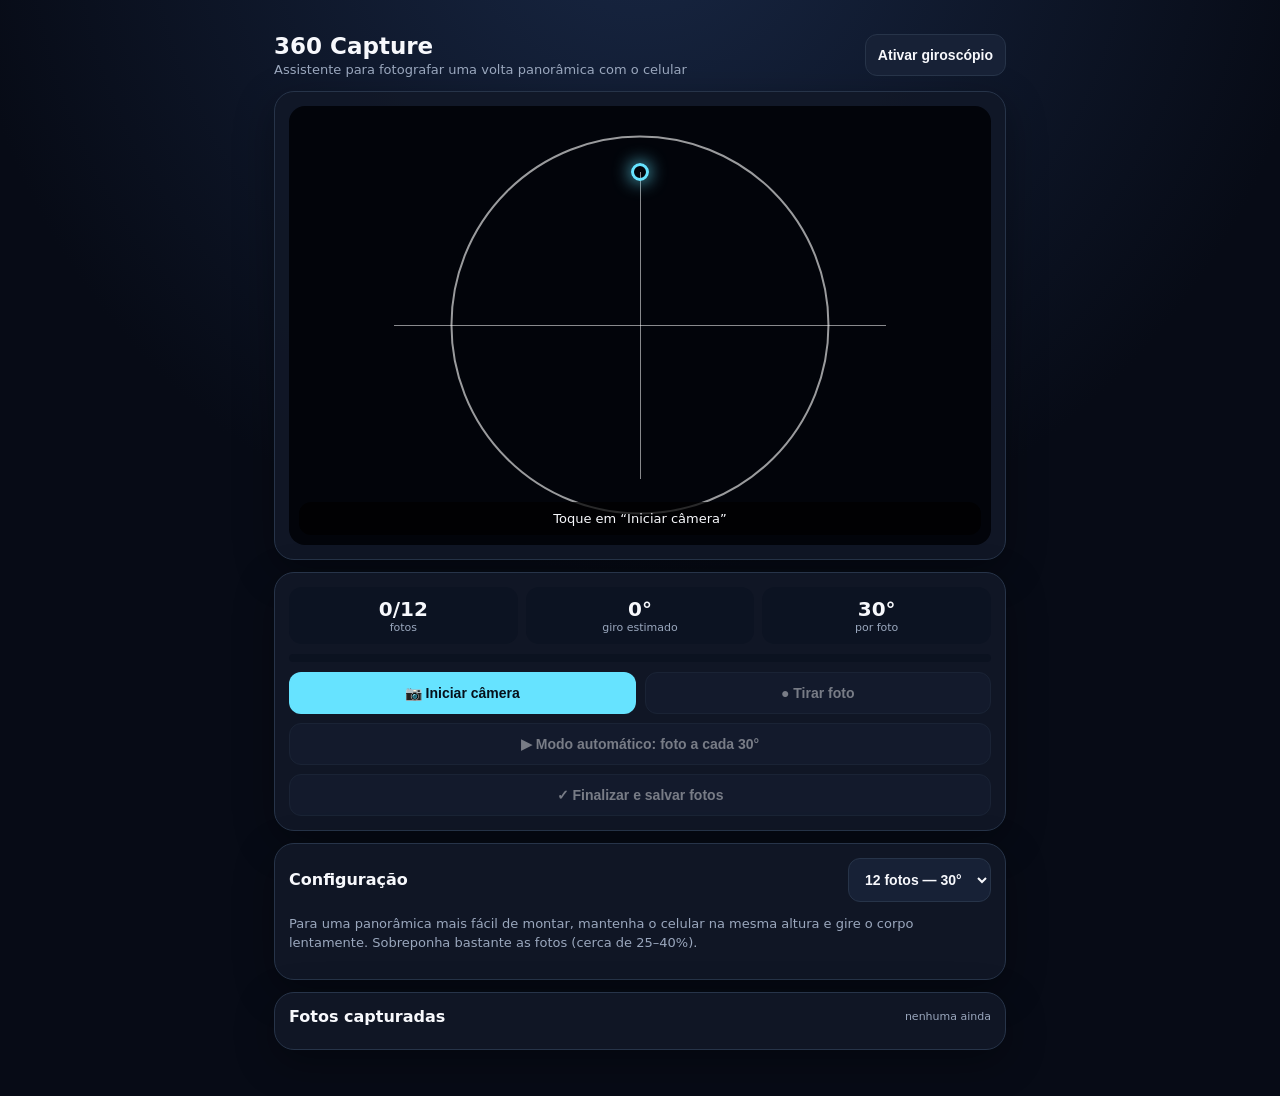
<file: index.html>
<!doctype html>
<html lang="pt-BR">
<head>
<meta charset="utf-8">
<meta name="viewport" content="width=device-width,initial-scale=1,viewport-fit=cover">
<meta name="theme-color" content="#0b1020">
<title>360 Capture — Assistente de Fotos 360°</title>
<style>
:root{--bg:#070b16;--card:#111827;--line:#273449;--text:#f7f8fc;--muted:#9aa7bd;--accent:#66e3ff;--good:#55e39a;--warn:#ffca63}
*{box-sizing:border-box}body{margin:0;background:radial-gradient(circle at 50% -10%,#182744 0,#070b16 50%);color:var(--text);font-family:system-ui,-apple-system,Segoe UI,Roboto,sans-serif}
main{max-width:760px;margin:auto;padding:16px 14px 34px}.top{display:flex;justify-content:space-between;align-items:center;gap:12px;margin:5px 0 14px}
h1{font-size:23px;margin:0}.sub{color:var(--muted);font-size:13px;margin-top:3px}
.card{background:rgba(17,24,39,.9);border:1px solid var(--line);border-radius:20px;padding:14px;margin:12px 0;box-shadow:0 12px 40px #0005}
#stage{position:relative;aspect-ratio:3/4;background:#02040a;border-radius:16px;overflow:hidden}
video{width:100%;height:100%;object-fit:cover}
#guide{position:absolute;inset:0;pointer-events:none}
.ring{position:absolute;left:50%;top:50%;width:54%;aspect-ratio:1;border:2px solid #fff9;border-radius:50%;transform:translate(-50%,-50%)}
.cross:before,.cross:after{content:"";position:absolute;background:#fff8}.cross:before{width:70%;height:1px;left:15%;top:50%}.cross:after{height:70%;width:1px;top:15%;left:50%}
#target{position:absolute;left:50%;top:15%;transform:translate(-50%,-50%);width:18px;height:18px;border:3px solid var(--accent);border-radius:50%;box-shadow:0 0 18px var(--accent)}
#msg{position:absolute;left:10px;right:10px;bottom:10px;text-align:center;background:#000b;border-radius:12px;padding:9px;font-size:13px}
.controls{display:grid;grid-template-columns:1fr 1fr;gap:9px}.full{grid-column:1/-1}
button,select{border:1px solid var(--line);background:#172136;color:var(--text);border-radius:12px;padding:12px;font-weight:700;font-size:14px}
button.primary{background:var(--accent);color:#06101a;border:0}button.danger{background:#2a1820;color:#ff9fae}
button:disabled{opacity:.45}
.stats{display:grid;grid-template-columns:repeat(3,1fr);gap:8px}.stat{background:#0c1322;border-radius:13px;padding:10px;text-align:center}.num{font-size:20px;font-weight:800}.label{font-size:11px;color:var(--muted)}
.progress{height:8px;background:#0b1220;border-radius:99px;overflow:hidden;margin:10px 0}.bar{height:100%;width:0;background:linear-gradient(90deg,var(--accent),var(--good));transition:.2s}
.row{display:flex;justify-content:space-between;align-items:center;gap:8px}.hint{font-size:13px;color:var(--muted);line-height:1.45}
#thumbs{display:grid;grid-template-columns:repeat(6,1fr);gap:5px}.thumb{aspect-ratio:1;object-fit:cover;width:100%;border-radius:7px;border:1px solid #26334a}
.small{font-size:11px;color:var(--muted)}
@media(min-width:650px){main{padding-top:28px}#stage{aspect-ratio:16/10}}
</style>
</head>
<body>
<main>
  <div class="top">
    <div><h1>360 Capture</h1><div class="sub">Assistente para fotografar uma volta panorâmica com o celular</div></div>
    <button id="motionBtn">Ativar giroscópio</button>
  </div>

  <div class="card">
    <div id="stage">
      <video id="video" autoplay muted playsinline></video>
      <div id="guide"><div class="ring"></div><div class="cross"></div><div id="target"></div><div id="msg">Toque em “Iniciar câmera”</div></div>
    </div>
  </div>

  <div class="card">
    <div class="stats">
      <div class="stat"><div class="num" id="count">0/12</div><div class="label">fotos</div></div>
      <div class="stat"><div class="num" id="angle">0°</div><div class="label">giro estimado</div></div>
      <div class="stat"><div class="num" id="step">30°</div><div class="label">por foto</div></div>
    </div>
    <div class="progress"><div class="bar" id="bar"></div></div>
    <div class="controls">
      <button id="start" class="primary">📷 Iniciar câmera</button>
      <button id="capture" disabled>● Tirar foto</button>
      <button id="auto" disabled class="full">▶ Modo automático: foto a cada 30°</button>
      <button id="finish" disabled class="full">✓ Finalizar e salvar fotos</button>
    </div>
  </div>

  <div class="card">
    <div class="row"><strong>Configuração</strong>
      <select id="shots"><option value="8">8 fotos — 45°</option><option value="12" selected>12 fotos — 30°</option><option value="18">18 fotos — 20°</option><option value="24">24 fotos — 15°</option></select>
    </div>
    <p class="hint">Para uma panorâmica mais fácil de montar, mantenha o celular na mesma altura e gire o corpo lentamente. Sobreponha bastante as fotos (cerca de 25–40%).</p>
  </div>

  <div class="card">
    <div class="row"><strong>Fotos capturadas</strong><span class="small" id="status">nenhuma ainda</span></div>
    <div id="thumbs" style="margin-top:9px"></div>
  </div>
</main>

<canvas id="canvas" hidden></canvas>
<script>
const $=id=>document.getElementById(id);
const video=$('video'), canvas=$('canvas'), ctx=canvas.getContext('2d');
let stream=null, photos=[], n=12, step=30, auto=false, timer=null, baseHeading=null, heading=0;

function update(){
  $('count').textContent=`${photos.length}/${n}`;
  $('step').textContent=step+'°';
  $('bar').style.width=(Math.min(photos.length/n,1)*100)+'%';
  $('status').textContent=photos.length?`${photos.length} capturada(s)`:'nenhuma ainda';
  $('capture').disabled=!stream || photos.length>=n;
  $('finish').disabled=photos.length<2;
  $('auto').disabled=!stream || photos.length>=n;
}
function msg(t){$('msg').textContent=t}
function render(){
  $('thumbs').innerHTML='';
  photos.forEach(p=>{let im=new Image();im.src=p.url;im.className='thumb';$('thumbs').appendChild(im)})
}
async function startCamera(){
  try{
    stream=await navigator.mediaDevices.getUserMedia({video:{facingMode:{ideal:'environment'},width:{ideal:1920},height:{ideal:1080}},audio:false});
    video.srcObject=stream; await video.play();
    msg('Câmera pronta. Centralize o alvo e comece pela frente.');
    $('start').textContent='↻ Reiniciar câmera'; update();
  }catch(e){msg('Não foi possível abrir a câmera. Permita o acesso e use HTTPS ou localhost.')}
}
function take(){
  if(!stream||photos.length>=n)return;
  canvas.width=video.videoWidth; canvas.height=video.videoHeight;
  ctx.drawImage(video,0,0,canvas.width,canvas.height);
  const url=canvas.toDataURL('image/jpeg',.92);
  photos.push({url,heading});
  msg(photos.length<n?`Foto ${photos.length} feita. Gire ${step}° lentamente.`:'Volta completa! Revise as fotos e finalize.');
  render(); update();
}
function autoMode(){
  if(timer){clearInterval(timer);timer=null;auto=false;$('auto').textContent='▶ Modo automático: foto a cada '+step+'°';return}
  auto=true;$('auto').textContent='⏸ Pausar automático';
  take(); timer=setInterval(()=>{if(photos.length>=n){clearInterval(timer);timer=null;auto=false;return} take()},3500);
}
function downloadAll(){
  photos.forEach((p,i)=>{const a=document.createElement('a');a.href=p.url;a.download=`360_${String(i+1).padStart(2,'0')}.jpg`;a.click()});
  msg('Fotos salvas. Agora você pode montá-las em um editor de panorama/360.');
}
$('start').onclick=startCamera;
$('capture').onclick=take;
$('auto').onclick=autoMode;
$('finish').onclick=downloadAll;
$('shots').onchange=e=>{n=+e.target.value;step=360/n;photos=[];render();update();msg('Configuração alterada. Pronto para uma nova volta.')};
$('motionBtn').onclick=async()=>{
  try{
    if(typeof DeviceOrientationEvent!=='undefined' && typeof DeviceOrientationEvent.requestPermission==='function'){
      const p=await DeviceOrientationEvent.requestPermission(); if(p!=='granted')throw 0;
    }
    window.addEventListener('deviceorientation',e=>{
      let h=e.webkitCompassHeading ?? (e.alpha==null?null:360-e.alpha);
      if(h==null)return; if(baseHeading==null)baseHeading=h;
      heading=Math.round((h-baseHeading+360)%360); $('angle').textContent=heading+'°';
    });
    $('motionBtn').textContent='Giroscópio ativo'; msg('Gire devagar. O ângulo mostrado é uma estimativa do sensor do celular.');
  }catch(e){msg('O navegador não liberou o sensor de movimento. A captura manual continua funcionando.')}
};
update();
</script>
</body>
</html>
</file>
